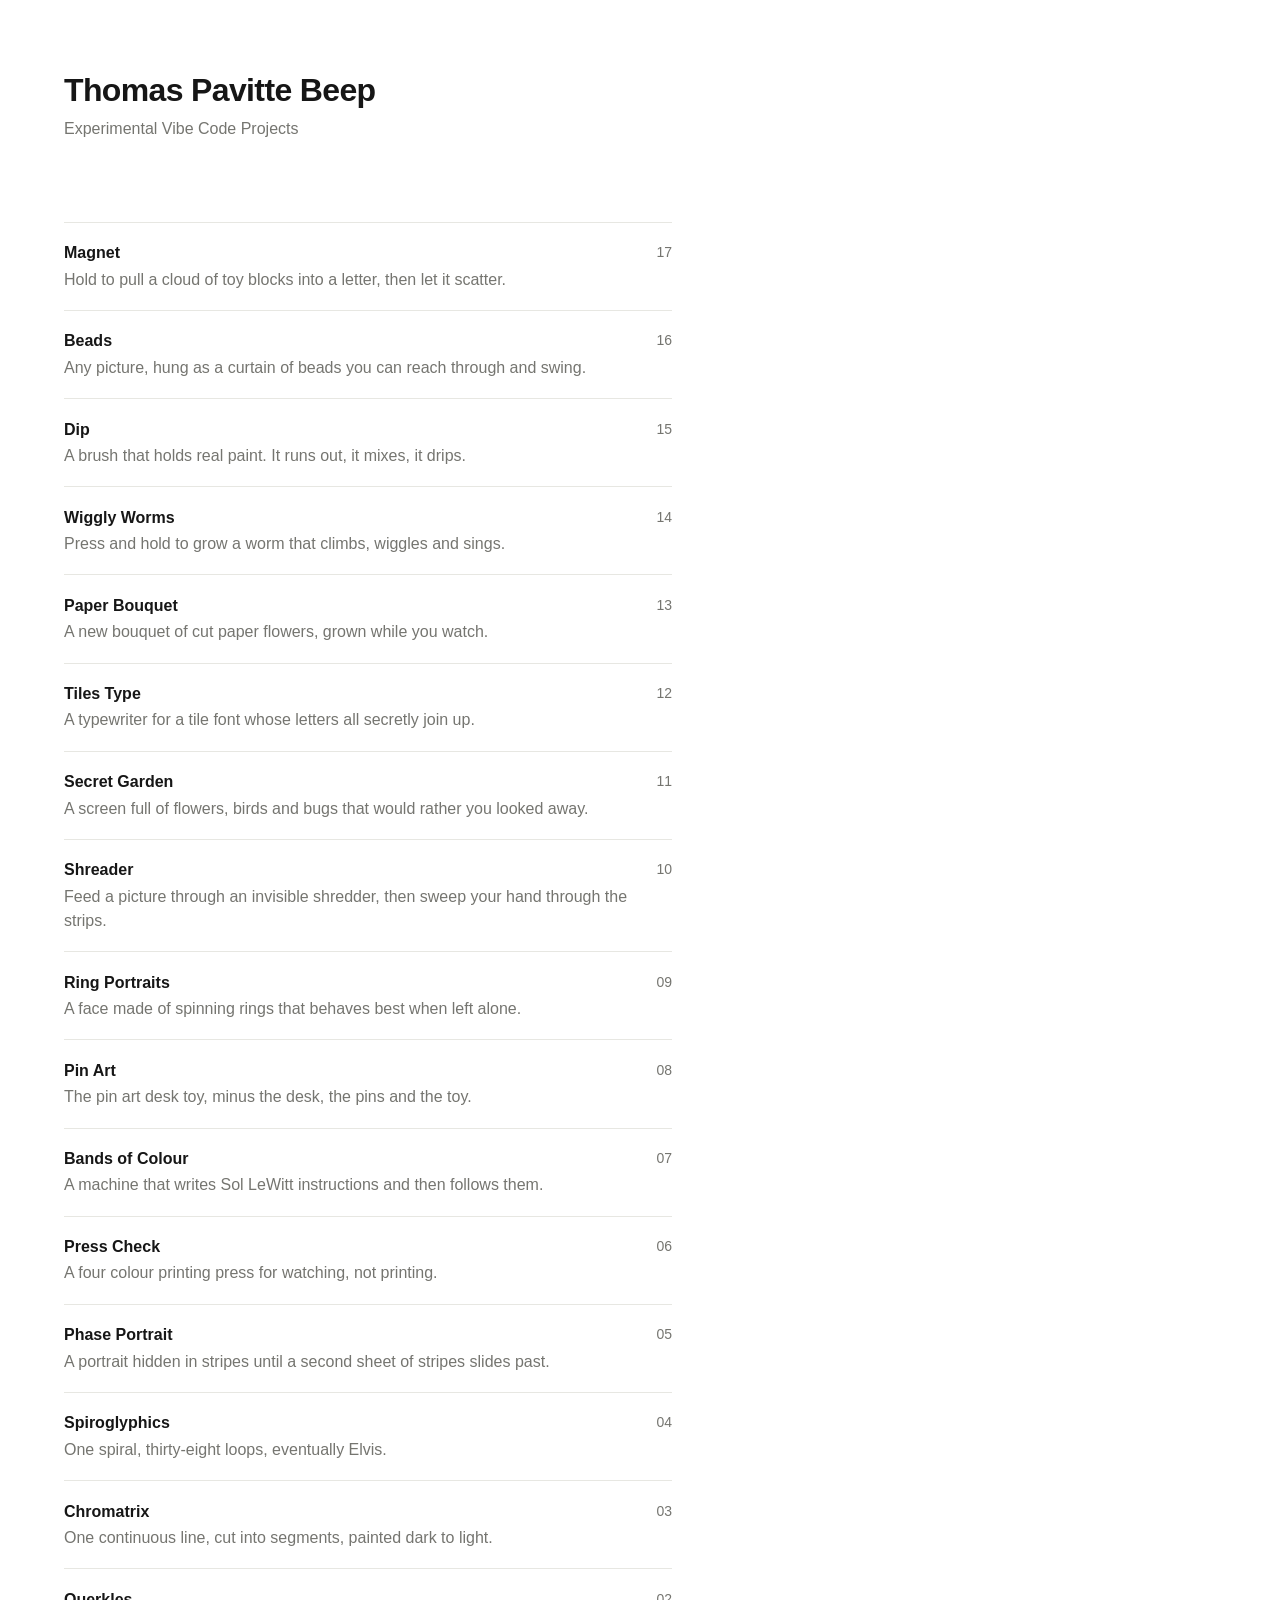
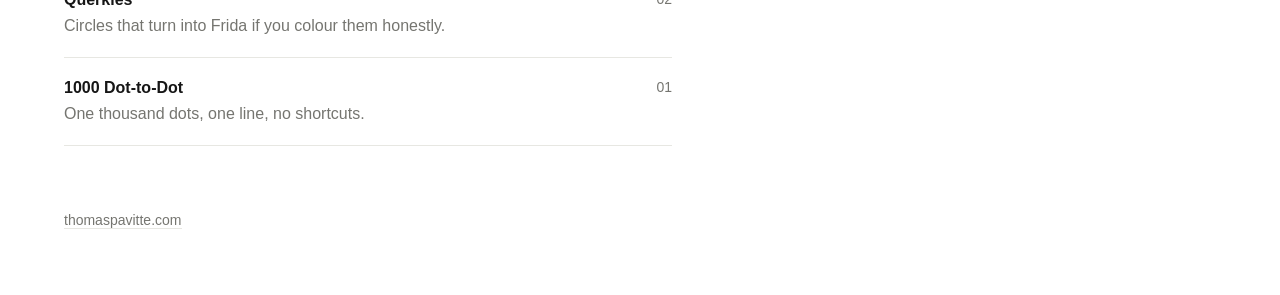
<file: index.html>
<!doctype html>
<html lang="en">
<head>
  <meta charset="utf-8">
  <meta name="viewport" content="width=device-width, initial-scale=1">
  <title>Thomas Pavitte Beep</title>
  <meta name="description" content="Experimental Vibe Code Projects">
  <meta name="color-scheme" content="light">
  <meta property="og:title" content="Thomas Pavitte Beep">
  <meta property="og:description" content="Experimental Vibe Code Projects">
  <meta property="og:type" content="website">
  <meta property="og:url" content="https://thomaspavitte-beep.github.io/">
  <link rel="icon" href="favicon.svg" type="image/svg+xml">
  <link rel="stylesheet" href="style.css">
</head>
<body>
  <header>
    <h1>Thomas Pavitte Beep</h1>
    <p class="intro">Experimental Vibe Code Projects</p>
  </header>
  <main>
    <ul id="projects" class="projects"></ul>
  </main>
  <footer>
    <a href="https://thomaspavitte.com">thomaspavitte.com</a>
  </footer>
  <script src="projects.js"></script>
  <script src="script.js"></script>
</body>
</html>
</file>
<file: style.css>
/* Thomas Pavitte Beep — one typeface, two weights, near-black on white. */

:root {
  --paper: #ffffff;
  --ink: #161616;
  --muted: #757570;
  --rule: #e7e7e2;
}

* { box-sizing: border-box; }

html { -webkit-text-size-adjust: 100%; }

body {
  margin: 0;
  padding: clamp(2.5rem, 8vh, 6rem) clamp(1.25rem, 5vw, 4rem) 4rem;
  max-width: 46rem;
  background: var(--paper);
  color: var(--ink);
  font-family: -apple-system, BlinkMacSystemFont, "Segoe UI", Helvetica, Arial, sans-serif;
  font-weight: 400;
  font-size: 1rem;
  line-height: 1.5;
}

/* Header */

header { margin-bottom: clamp(3rem, 9vh, 5.5rem); }

h1 {
  margin: 0 0 0.5rem;
  font-size: clamp(1.5rem, 4.5vw, 2rem);
  font-weight: 600;
  letter-spacing: -0.02em;
  line-height: 1.15;
}

.intro {
  margin: 0;
  color: var(--muted);
}

/* The list */

.projects {
  margin: 0;
  padding: 0;
  list-style: none;
  border-bottom: 1px solid var(--rule);
}

.projects li { border-top: 1px solid var(--rule); }

.row {
  display: grid;
  grid-template-columns: 1fr auto;
  column-gap: 1rem;
  padding: 1.15rem 0;
  color: inherit;
  text-decoration: none;
  transition: opacity 0.25s ease;
}

.text { min-width: 0; }

.title {
  display: block;
  font-weight: 600;
  text-decoration-line: underline;
  text-decoration-color: transparent;
  text-decoration-thickness: 1px;
  text-underline-offset: 0.2em;
  transition: text-decoration-color 0.2s ease;
}

.desc {
  display: block;
  margin-top: 0.15rem;
  color: var(--muted);
}

.count {
  color: var(--muted);
  font-variant-numeric: tabular-nums;
  font-size: 0.875rem;
  line-height: 1.7;
}

a.row:hover .title,
a.row:focus-visible .title { text-decoration-color: currentColor; }

a.row:focus-visible {
  outline: 1px solid var(--ink);
  outline-offset: 4px;
}

/* Theme kinship: hovering a row fades everything that doesn't share a theme */

.projects.focusing .row { opacity: 0.25; }
.projects.focusing .row.kin { opacity: 1; }

/* Hover video preview — square cursor-following card */

#vidcard {
  position: fixed;
  left: 0;
  top: 0;
  z-index: 10;
  width: 250px;
  height: 250px;
  border-radius: 3px;
  overflow: hidden;
  border: 1px solid var(--rule);
  background: var(--paper);
  box-shadow: 0 10px 34px rgba(0, 0, 0, 0.18);
  opacity: 0;
  transition: opacity 0.2s ease;
  pointer-events: none;
}

#vidcard.on { opacity: 1; }

#vidcard video {
  display: block;
  width: 100%;
  height: 100%;
  object-fit: cover;
}

/* Footer */

footer {
  margin-top: 4rem;
  font-size: 0.875rem;
}

footer a {
  color: var(--muted);
  text-decoration: none;
  border-bottom: 1px solid var(--rule);
  transition: color 0.2s ease, border-color 0.2s ease;
}

footer a:hover {
  color: var(--ink);
  border-color: currentColor;
}

/* Mobile */

@media (max-width: 480px) {
  .count { display: none; }
}

/* 404 */

.notfound p { color: var(--muted); }
.notfound a { color: var(--ink); }
</file>
